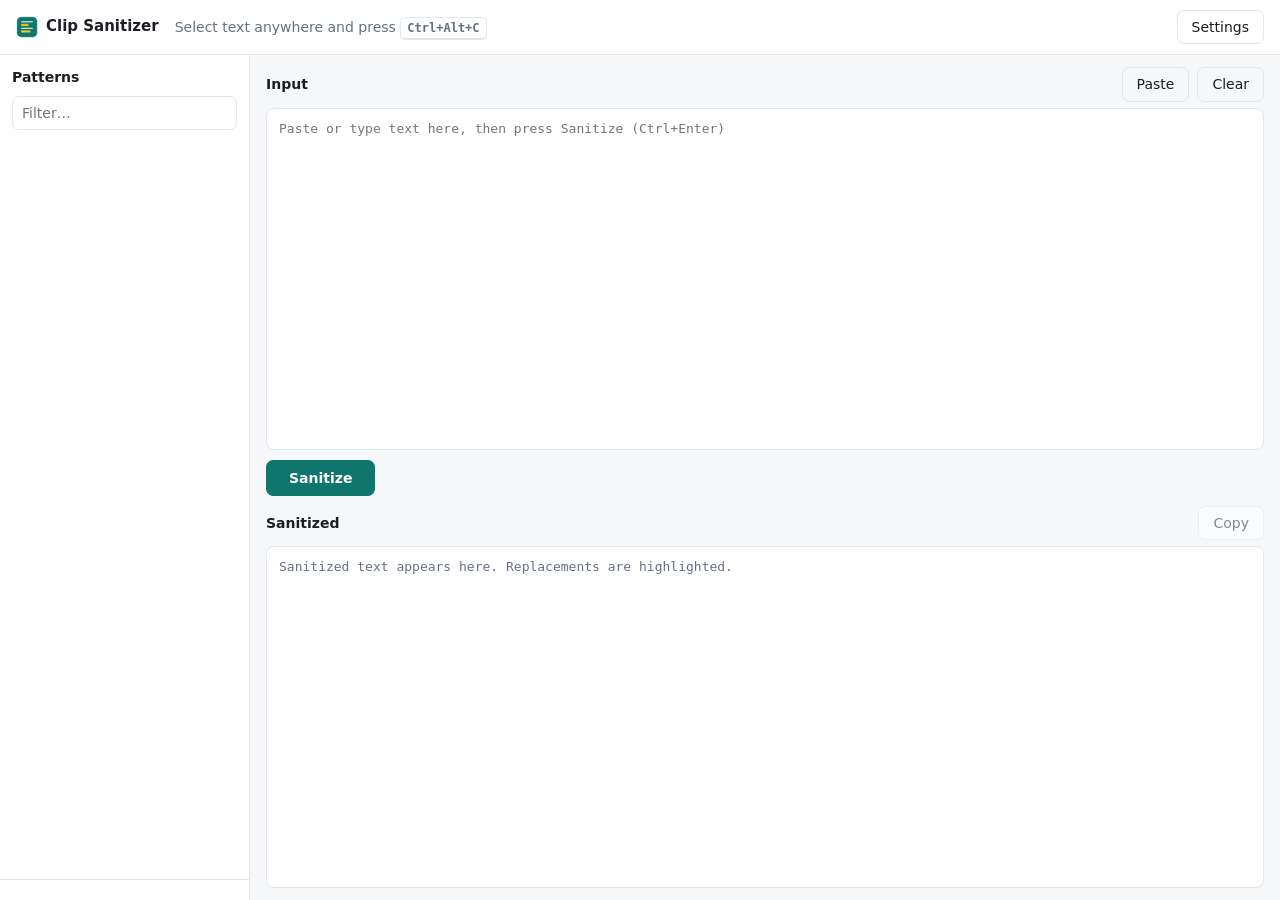
<file: ui/index.html>
<!doctype html>
<html lang="en">
<head>
  <meta charset="utf-8">
  <meta name="viewport" content="width=device-width, initial-scale=1">
  <title>Clip Sanitizer</title>
  <link rel="stylesheet" href="style.css">
</head>
<body>
  <header class="bar">
    <div class="brand">
      <img src="icon.png" alt="" width="22" height="22">
      <span>Clip Sanitizer</span>
    </div>
    <div class="hint" id="hint">Select text anywhere and press <kbd id="hint-key">Ctrl+Alt+C</kbd></div>
    <button class="ghost" id="settings-btn" aria-expanded="false">Settings</button>
  </header>

  <section class="settings" id="settings" hidden>
    <div class="grid">
      <label>Hotkey
        <input id="hotkey" readonly placeholder="Click, then press keys">
        <small>Click the box and press the new combination.</small>
      </label>
      <label class="wide">Patterns file <small>(same format as Log Sanitizer's config.json; empty = default)</small>
        <input id="patterns-file" placeholder="" spellcheck="false">
      </label>
      <div class="checks">
        <label><input type="checkbox" id="paste-after"> Also paste over the selection</label>
        <label><input type="checkbox" id="show-toast"> Show notification</label>
        <label><input type="checkbox" id="autostart"> Start with Windows</label>
        <label><input type="checkbox" id="check-updates"> Check for updates</label>
      </div>
      <label>Sanitizing mode
        <select id="mode">
          <option value="standard">Standard - secrets, personal data, credentials</option>
          <option value="strict">Strict - also all URL hosts, system paths, organisation name</option>
        </select>
      </label>
      <label>Update channel
        <select id="update-channel">
          <option value="stable">Stable</option>
          <option value="beta">Beta</option>
        </select>
      </label>
      <div class="row">
        <button id="save-settings">Save settings</button>
        <button class="ghost" id="open-patterns">Edit patterns file</button>
        <button class="ghost" id="reload">Reload patterns</button>
        <span class="msg" id="settings-msg"></span>
      </div>
    </div>
  </section>

  <main>
    <aside class="patterns">
      <div class="patterns-head">
        <strong>Patterns</strong>
        <input id="filter" type="search" placeholder="Filter…">
      </div>
      <ul id="pattern-list"></ul>
      <p class="load-msg" id="load-msg"></p>
    </aside>

    <section class="work">
      <div class="pane">
        <div class="pane-head">
          <strong>Input</strong>
          <div class="row">
            <button class="ghost" id="paste">Paste</button>
            <button class="ghost" id="clear">Clear</button>
          </div>
        </div>
        <textarea id="input" spellcheck="false" placeholder="Paste or type text here, then press Sanitize (Ctrl+Enter)"></textarea>
      </div>
      <div class="actions">
        <button class="primary" id="sanitize">Sanitize</button>
        <span id="summary" class="summary"></span>
      </div>
      <div class="pane">
        <div class="pane-head">
          <strong>Sanitized</strong>
          <button id="copy" disabled>Copy</button>
        </div>
        <pre id="output" class="output" tabindex="0"></pre>
      </div>
    </section>
  </main>
  <script src="app.js"></script>
</body>
</html>
</file>
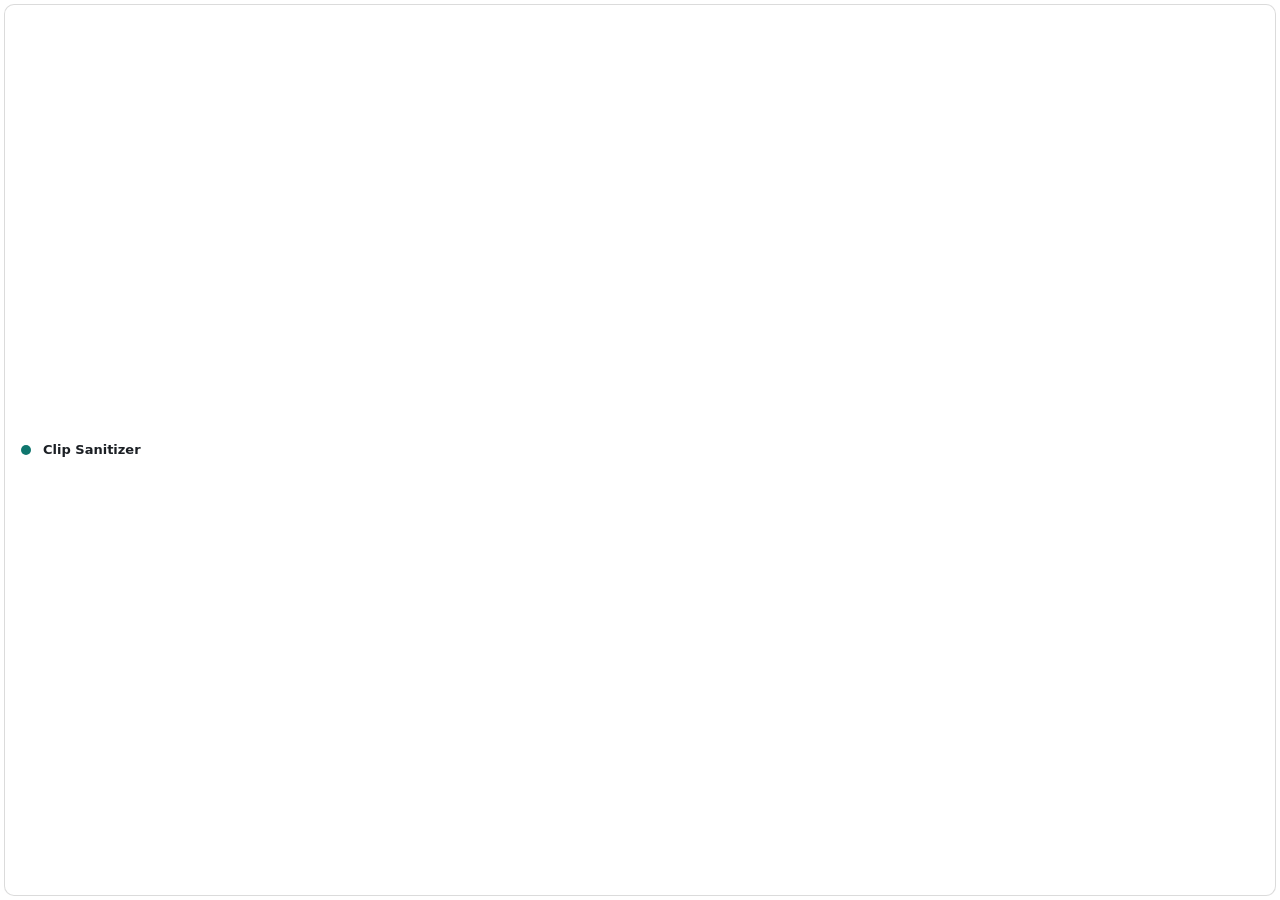
<file: ui/toast.html>
<!doctype html>
<html lang="en">
<head>
  <meta charset="utf-8">
  <title>Clip Sanitizer</title>
  <style>
    :root { --bg: #1b1f24; --text: #f2f4f7; --muted: #b6bec9; --ok: #2dd4bf; --info: #93c5fd; --error: #f97066; }
    @media (prefers-color-scheme: light) {
      :root { --bg: #ffffff; --text: #1b1f24; --muted: #5a6472; --ok: #0f766e; --info: #2563eb; --error: #b42318; }
    }
    html, body { margin: 0; height: 100%; background: transparent; overflow: hidden; }
    .toast {
      position: absolute; inset: 4px;
      display: flex; align-items: center; gap: 12px;
      padding: 0 16px;
      background: var(--bg); color: var(--text);
      border-radius: 10px;
      border: 1px solid rgba(127, 127, 127, .28);
      font: 13px/1.35 "Segoe UI Variable Text", "Segoe UI", system-ui, sans-serif;
      cursor: pointer;
      animation: in .16s ease-out;
    }
    @keyframes in { from { transform: translateY(8px); opacity: 0; } }
    .dot { flex: none; width: 10px; height: 10px; border-radius: 50%; background: var(--ok); }
    .toast.info .dot { background: var(--info); }
    .toast.error .dot { background: var(--error); }
    .title { font-weight: 600; }
    .body { color: var(--muted); white-space: nowrap; overflow: hidden; text-overflow: ellipsis; max-width: 290px; }
    .text { min-width: 0; }
  </style>
</head>
<body>
  <div class="toast" id="toast" title="Open Clip Sanitizer">
    <span class="dot"></span>
    <div class="text">
      <div class="title" id="title">Clip Sanitizer</div>
      <div class="body" id="body"></div>
    </div>
  </div>
  <script src="toast.js"></script>
</body>
</html>
</file>
<file: ui/style.css>
:root {
  --bg: #f6f7f9;
  --panel: #ffffff;
  --text: #1b1f24;
  --muted: #667085;
  --border: #e3e6ea;
  --accent: #0f766e;
  --accent-text: #ffffff;
  --hit-bg: #fde68a;
  --hit-text: #713f12;
  --error: #b42318;
  --ok: #067647;
  color-scheme: light;
}
@media (prefers-color-scheme: dark) {
  :root {
    --bg: #111418;
    --panel: #181c21;
    --text: #e6e8eb;
    --muted: #98a2b3;
    --border: #2a3038;
    --accent: #14b8a6;
    --accent-text: #04201d;
    --hit-bg: #5b4a12;
    --hit-text: #fde68a;
    --error: #f97066;
    --ok: #47cd89;
    color-scheme: dark;
  }
}

* { box-sizing: border-box; }
html, body { height: 100%; margin: 0; }
body {
  background: var(--bg);
  color: var(--text);
  font: 14px/1.45 "Segoe UI Variable Text", "Segoe UI", system-ui, sans-serif;
  display: flex;
  flex-direction: column;
}
kbd {
  font: 600 12px/1 "Cascadia Mono", Consolas, monospace;
  padding: 3px 6px;
  border: 1px solid var(--border);
  border-bottom-width: 2px;
  border-radius: 5px;
  background: var(--panel);
}
button {
  font: inherit;
  padding: 6px 14px;
  border-radius: 7px;
  border: 1px solid var(--border);
  background: var(--panel);
  color: var(--text);
  cursor: pointer;
}
button:hover:not(:disabled) { border-color: var(--accent); }
button:disabled { opacity: .5; cursor: default; }
button.primary { background: var(--accent); color: var(--accent-text); border-color: var(--accent); font-weight: 600; padding: 7px 22px; }
button.ghost { background: transparent; }
input, textarea {
  font: inherit;
  color: var(--text);
  background: var(--panel);
  border: 1px solid var(--border);
  border-radius: 7px;
  padding: 6px 9px;
}
input:focus, textarea:focus, pre:focus, button:focus-visible { outline: 2px solid var(--accent); outline-offset: -1px; }
.row { display: flex; gap: 8px; align-items: center; flex-wrap: wrap; }

.bar {
  display: flex;
  align-items: center;
  gap: 16px;
  padding: 10px 16px;
  border-bottom: 1px solid var(--border);
  background: var(--panel);
}
.brand { display: flex; align-items: center; gap: 8px; font-weight: 600; font-size: 15px; }
.hint { color: var(--muted); flex: 1; }
.hint.paused { color: var(--error); }

.settings { padding: 14px 16px; border-bottom: 1px solid var(--border); background: var(--panel); }
.settings .grid { display: grid; grid-template-columns: 220px 1fr; gap: 12px 18px; }
.settings label { display: flex; flex-direction: column; gap: 4px; font-weight: 600; }
.settings label small { font-weight: 400; color: var(--muted); }
.settings .checks { grid-column: 1 / -1; display: flex; gap: 22px; }
.settings .checks label { flex-direction: row; align-items: center; font-weight: 400; gap: 6px; }
.settings .row { grid-column: 1 / -1; }
.settings #hotkey { cursor: pointer; font-family: "Cascadia Mono", Consolas, monospace; }
.msg { color: var(--muted); }
.msg.error { color: var(--error); }
.msg.ok { color: var(--ok); }

main { flex: 1; min-height: 0; display: flex; }
.patterns {
  width: 250px;
  display: flex;
  flex-direction: column;
  border-right: 1px solid var(--border);
  background: var(--panel);
  min-height: 0;
}
.patterns-head { padding: 12px; display: flex; flex-direction: column; gap: 8px; }
#pattern-list { list-style: none; margin: 0; padding: 0 6px; overflow: auto; flex: 1; }
#pattern-list li { display: flex; align-items: center; gap: 8px; padding: 5px 6px; border-radius: 6px; }
#pattern-list li:hover { background: var(--bg); }
#pattern-list li .name { flex: 1; overflow: hidden; text-overflow: ellipsis; white-space: nowrap; }
#pattern-list li.off .name { color: var(--muted); text-decoration: line-through; }
#pattern-list li .badge { font-size: 11px; color: var(--muted); }
#pattern-list li .hits { font-size: 11px; font-weight: 700; color: var(--accent); min-width: 18px; text-align: right; }
.load-msg { margin: 0; padding: 10px 12px; font-size: 12px; color: var(--muted); border-top: 1px solid var(--border); word-break: break-all; }

.work { flex: 1; min-width: 0; display: flex; flex-direction: column; padding: 12px 16px; gap: 10px; }
.pane { flex: 1; min-height: 0; display: flex; flex-direction: column; gap: 6px; }
.pane-head { display: flex; justify-content: space-between; align-items: center; }
#input, .output {
  flex: 1;
  min-height: 0;
  margin: 0;
  resize: none;
  font: 13px/1.5 "Cascadia Mono", Consolas, monospace;
  padding: 10px 12px;
  border: 1px solid var(--border);
  border-radius: 8px;
  background: var(--panel);
  overflow: auto;
  white-space: pre-wrap;
  word-break: break-word;
}
.output mark { background: var(--hit-bg); color: var(--hit-text); border-radius: 3px; padding: 0 1px; }
.output:empty::before { content: "Sanitized text appears here. Replacements are highlighted."; color: var(--muted); }
.actions { display: flex; align-items: center; gap: 14px; }
.summary { color: var(--muted); }
</file>
